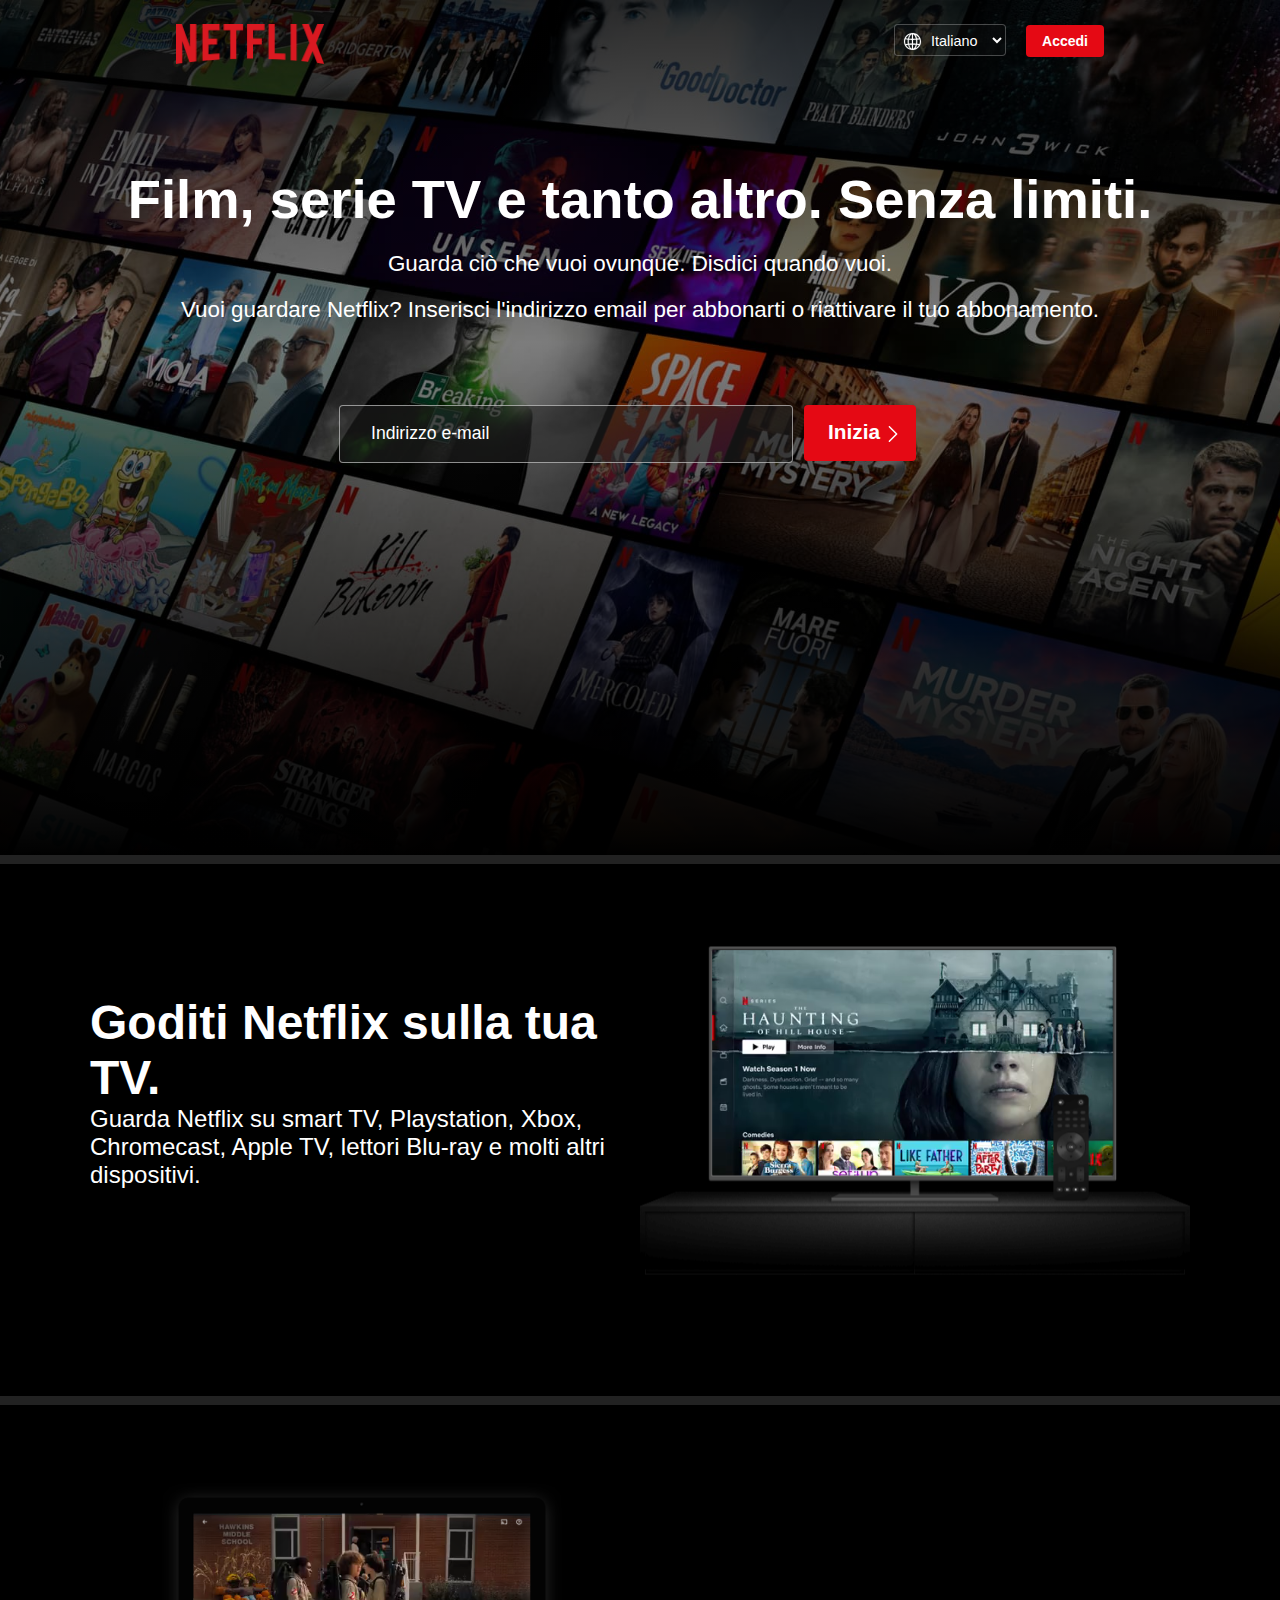
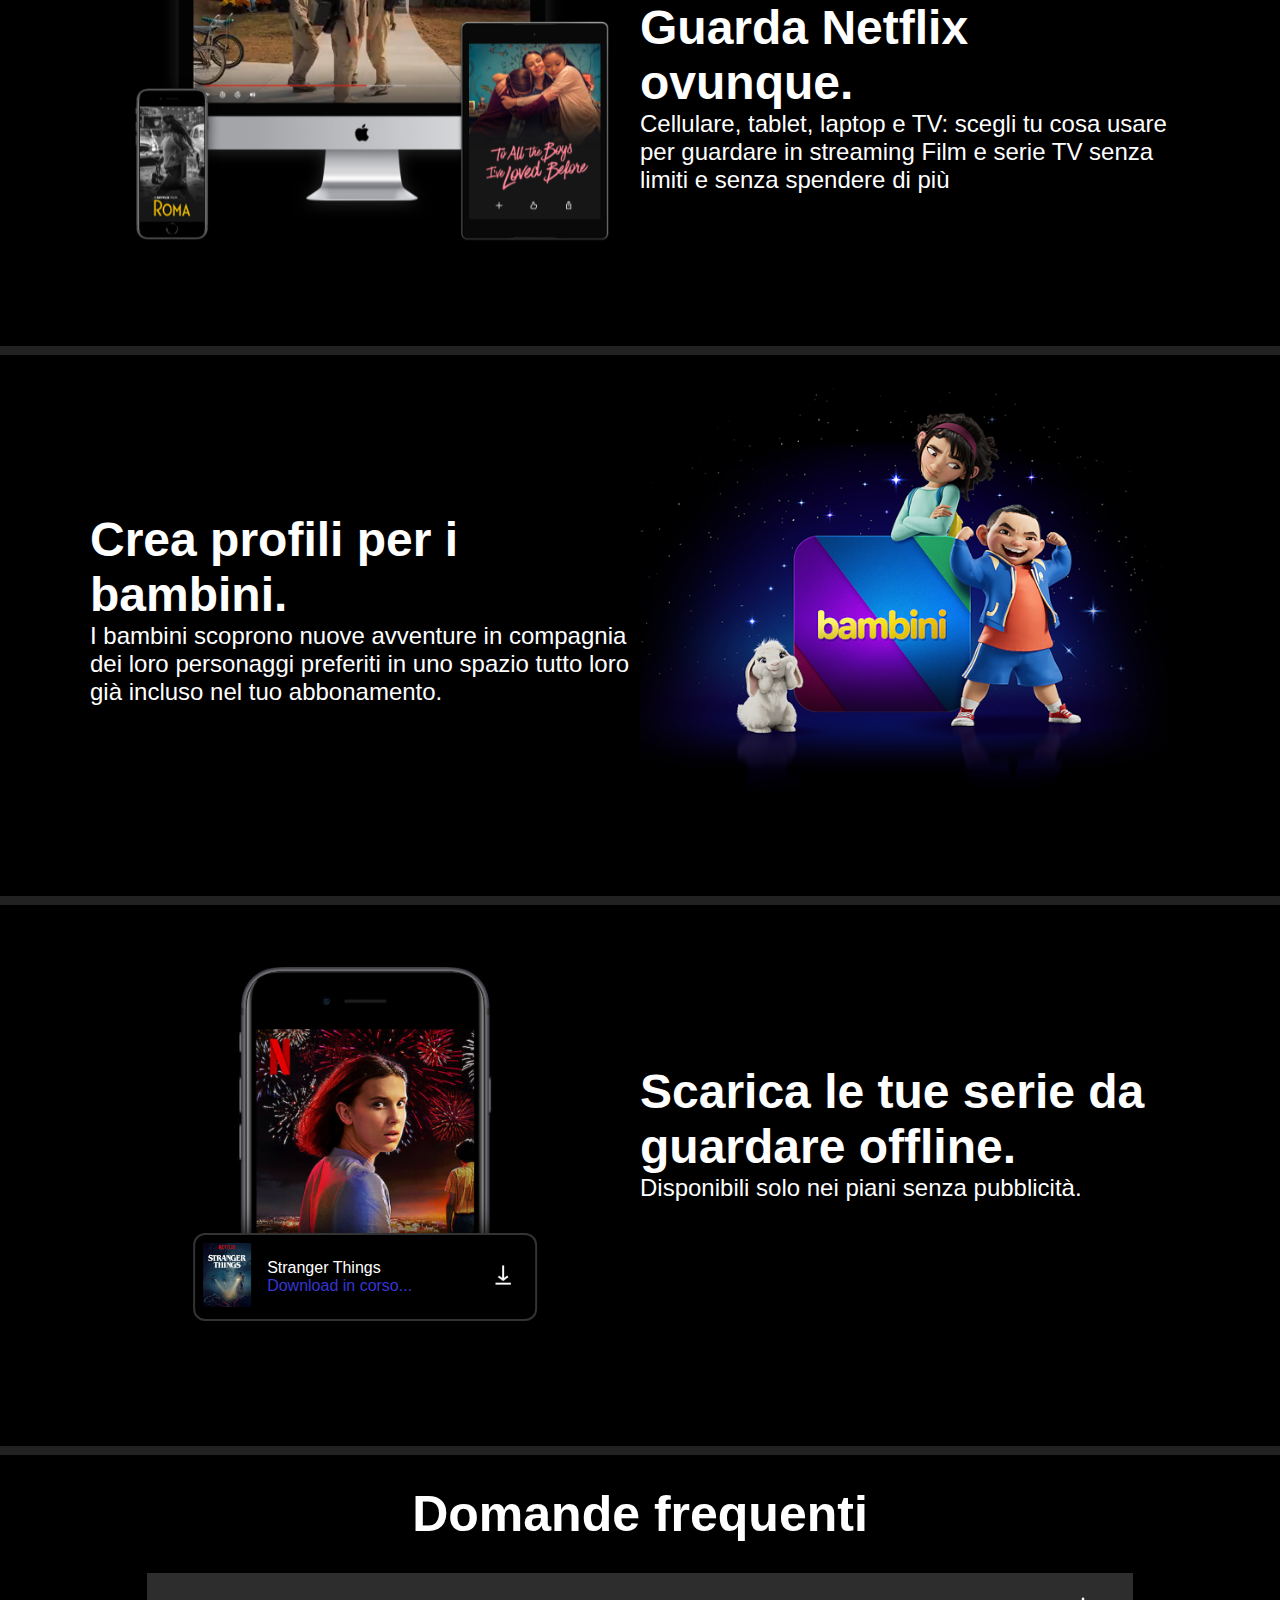
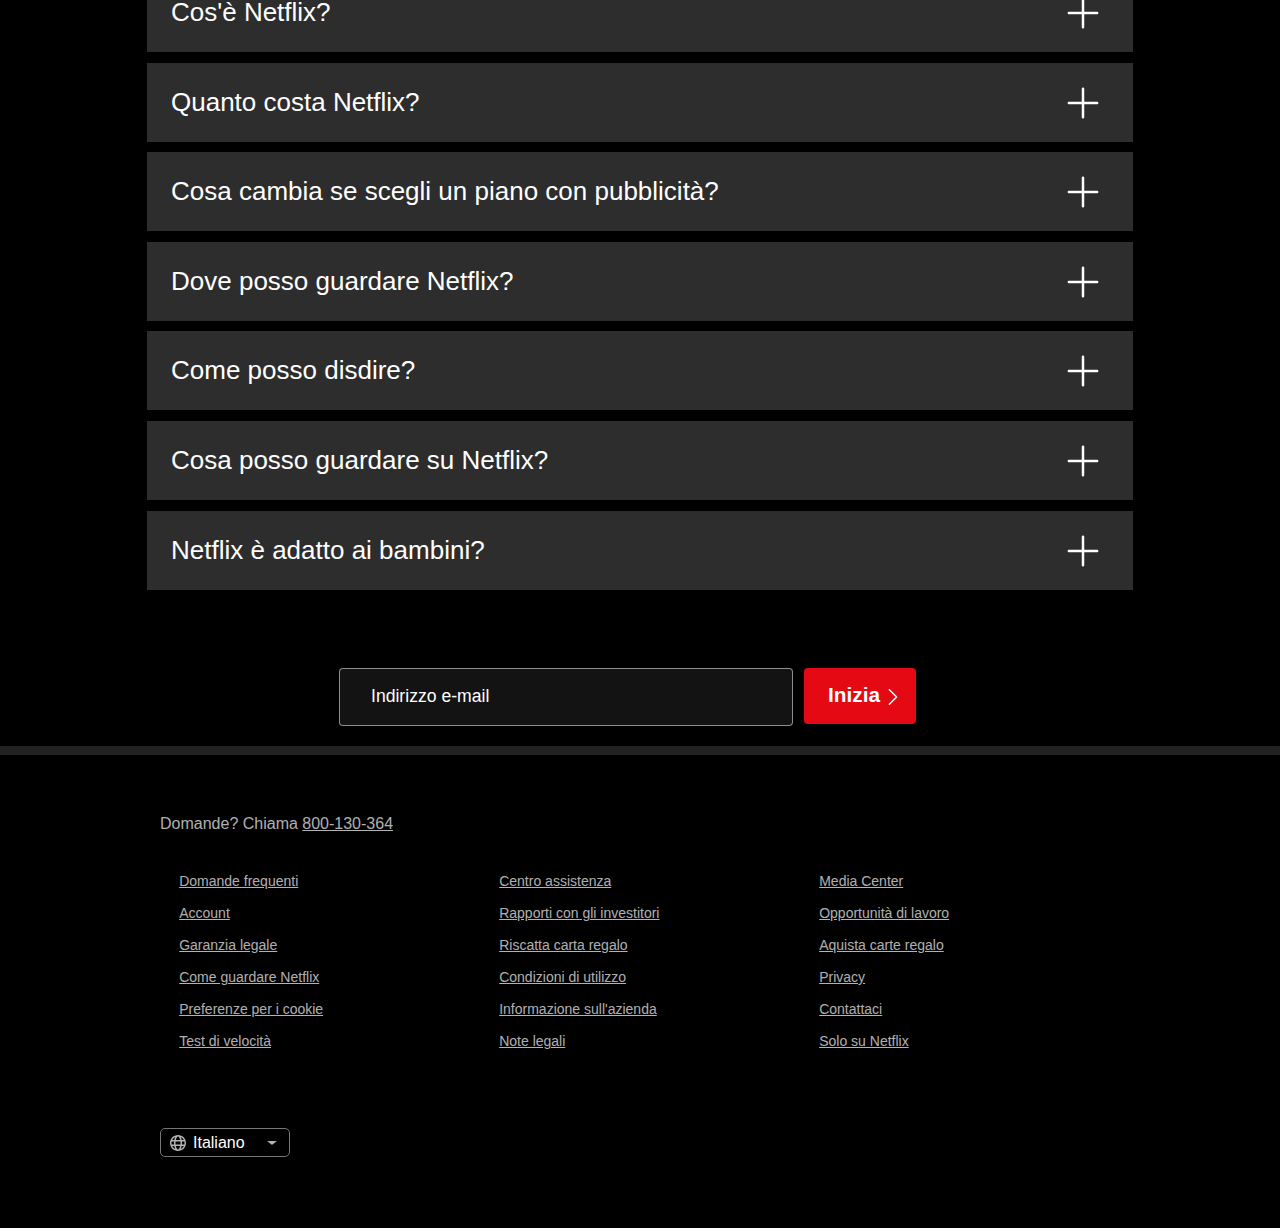
<file: netflix.html>
<!DOCTYPE html>
<html lang="en">

<head>
  <meta charset="UTF-8" />
  <meta http-equiv="X-UA-Compatible" content="IE=edge" />
  <meta name="viewport" content="width=device-width, initial-scale=1.0" />
  <link rel="stylesheet" href="style.css" />
  <link rel="stylesheet" href="css\styleFooter.css" />
  <link rel="stylesheet" href="styleHead.css" />
  <link rel="stylesheet" href="styleFaq.css" />
  <link rel="icon" href="assets/nficon2016.ico" type="image/x-icon" />
  <title>Netflix Italia - Guarda serie TV online, Guarda film online</title>
</head>

<body>
  <div class="container">
    <img class="background-img" src="./assets/nuovobackground.jpg" alt="bacgrkound immagine" />
    <div class="backgroundcolor"></div>

    <header>
      <img class="img-logo" src="./assets/nontea.png" alt="immagine logo netflix" />

      <div class="header-right-side">
        <img class="img-globo" src="./assets/globe-svgrepo-com.svg" alt="globo img" />
        <select class="select-language">
          <option value="IT">Italiano</option>
          <option value="EN">English</option>
        </select>
        <button class="login-button">
          <a href="">Accedi</a>
        </button>
      </div>
    </header>

    <div class="titles">
      <h1 class="headerTitle1">
        Film, serie TV e tanto altro. Senza limiti.
      </h1>
      <p class="headerP">Guarda ciò che vuoi ovunque. Disdici quando vuoi.</p>
      <p class="headerP">
        Vuoi guardare Netflix? Inserisci l'indirizzo email per abbonarti o
        riattivare il tuo abbonamento.
      </p>
    </div>

    <div class="form-email">
      <div class="input-container">
        <input name="email" type="email" placeholder=" " required />
        <span class="floating-label" for="email">Indirizzo e-mail</span>
      </div>

      <div class="start-button-container">
        <button class="start-button">
          <a class="button-anchor" href="">Inizia</a>
          <img class="img-arrow" src="./assets/right-arrow-svgrepo-com.svg" alt="img-arrow" />
        </button>
      </div>
    </div>
  </div>
  <!-- Middle Section -->
  <div>
    <section class="tvSection">
      <div class="container1">
        <div class="textContent">
          <h2 class="principalText">Goditi Netflix sulla tua TV.</h2>
          <p class="secondaryText">
            Guarda Netflix su smart TV, Playstation, Xbox, Chromecast, Apple
            TV, lettori Blu-ray e molti altri dispositivi.
          </p>
        </div>
        <div class="tvContent">
          <img src="assets/tv.png" alt="tv" />
          <video autoplay loop muted id="tv-video">
            <source src="assets/video1.m4v" type="video/mp4" />
          </video>
        </div>
      </div>
    </section>

    <section class="computerSection">
      <div class="container2">
        <div class="computerContent">
          <img src="assets/computer.png" alt="pc" />
          <video autoplay loop muted id="computer-video" src="assets/video2.mp4"></video>
        </div>
        <div class="textContent2">
          <h2 class="principalText2">Guarda Netflix ovunque.</h2>
          <p class="secondaryText2">
            Cellulare, tablet, laptop e TV: scegli tu cosa usare per guardare
            in streaming Film e serie TV senza limiti e senza spendere di più
          </p>
        </div>
      </div>
    </section>

    <section class="kidsSection">
      <div class="container3">
        <div class="textContent3">
          <h2 class="principalText3">Crea profili per i bambini.</h2>
          <p class="secondaryText3">
            I bambini scoprono nuove avventure in compagnia dei loro
            personaggi preferiti in uno spazio tutto loro già incluso nel tuo
            abbonamento.
          </p>
        </div>
        <div class="kidsContent">
          <img src="assets/kids.png" alt="Some kids and a bunny" />
        </div>
      </div>
    </section>

    <section class="phoneSection">
      <div class="container4">
        <div class="phoneContent">
          <img src="assets/smartphone.jpg" alt="A smartphone" />
          <div class="container_box">
            <div class="boxPoster">
              <img id="box_img" src="assets/boxshot.png" alt="A movie poster" />
            </div>
            <div class="box_text">
              <div class="box_text1">Stranger Things</div>
              <div class="box_text2">Download in corso...</div>
            </div>
            <div class="box_gif">
              <img src="./assets/download-icon.gif" alt="Gif di
                caricamento download" />
            </div>
          </div>
        </div>
        <div class="textContent4">
          <h2 class="principalText4">
            Scarica le tue serie da guardare offline.
          </h2>
          <p class="secondaryText4">
            Disponibili solo nei piani senza pubblicità.
          </p>
        </div>
      </div>
    </section>
  </div>

  <!-- Faq section -->

  <div class="faq">
    <h1 class="faqTitle">Domande frequenti</h1>
    <div class="questions">
      <div class="question">
        <input type="checkbox" id="question1" />
        <label class="ask" for="question1">
          Cos'è Netflix?
          <svg class="cross" xmlns="http://www.w3.org/2000/svg" fill="none" viewBox="0 0 24 24" stroke-width="1.5"
            stroke="currentColor" class="w-6 h-6">
            <path stroke-linecap="round" stroke-linejoin="round" d="M6 18L18 6M6 6l12 12" />
          </svg>
        </label>
        <div class="answer">
          Netflix è un servizio di streaming che offre una varietà di serie
          TV, film, documentari pluripremiati e tanto altro su una vasta gamma
          di dispositivi connessi a Internet.
          <br /><br />
          Guarda quello che vuoi, quando vuoi. Il tutto a una quota mensile
          ridotta. C'è sempre qualcosa di nuovo da scoprire: aggiungiamo nuovi
          film e serie TV ogni settimana!
        </div>
      </div>
    </div>

    <div class="questions">
      <div class="question">
        <input type="checkbox" id="question2" />
        <label class="ask" for="question2">
          Quanto costa Netflix?
          <svg class="cross" xmlns="http://www.w3.org/2000/svg" fill="none" viewBox="0 0 24 24" stroke-width="1.5"
            stroke="currentColor" class="w-6 h-6">
            <path stroke-linecap="round" stroke-linejoin="round" d="M6 18L18 6M6 6l12 12" />
          </svg>
        </label>
        <div class="answer">
          Guarda Netflix su smartphone, tablet, Smart TV, laptop o dispositivi
          per lo streaming, il tutto per un importo mensile fisso. Piani da
          5,49 € a 17,99 € al mese. Nessun costo aggiuntivo, nessun contratto.
        </div>
      </div>
    </div>
    <div class="questions">
      <div class="question">
        <input type="checkbox" id="question3" />
        <label class="ask" for="question3">
          Cosa cambia se scegli un piano con pubblicità?
          <svg class="cross" xmlns="http://www.w3.org/2000/svg" fill="none" viewBox="0 0 24 24" stroke-width="1.5"
            stroke="currentColor" class="w-6 h-6">
            <path stroke-linecap="round" stroke-linejoin="round" d="M6 18L18 6M6 6l12 12" />
          </svg>
        </label>
        <div class="answer">
          Un piano con pubblicità è un ottimo modo per godersi film e serie TV
          a un prezzo inferiore. Puoi guardare in streaming i tuoi titoli
          preferiti con interruzioni pubblicitarie limitate (sono previste
          alcune restrizioni relative alla posizione e al dispositivo). I
          download non sono supportati e alcuni film e serie TV non sono
          disponibili a causa di limitazioni delle licenze.
          <a class="more" href="#">Scopri di più</a>
        </div>
      </div>
    </div>
    <div class="questions">
      <div class="question">
        <input type="checkbox" id="question4" />
        <label class="ask" for="question4">
          Dove posso guardare Netflix?
          <svg class="cross" xmlns="http://www.w3.org/2000/svg" fill="none" viewBox="0 0 24 24" stroke-width="1.5"
            stroke="currentColor" class="w-6 h-6">
            <path stroke-linecap="round" stroke-linejoin="round" d="M6 18L18 6M6 6l12 12" />
          </svg>
        </label>
        <div class="answer">
          Guarda Netflix dove vuoi, quando vuoi. Accedi al tuo account per
          guardare subito Netflix dal tuo computer su netflix.com oppure da
          qualsiasi dispositivo connesso a Internet che supporta l'app
          Netflix, come smart TV, smartphone, tablet, lettori multimediali per
          streaming e console per videogiochi.
          <br /><br />
          Con l'app per iOS, Android e Windows 10 puoi anche scaricare i tuoi
          programmi preferiti. Usa la funzionalità di download per guardare i
          contenuti mentre sei in viaggio e senza connessione a Internet.
          Porta Netflix sempre con te.
        </div>
      </div>
    </div>
    <div class="questions">
      <div class="question">
        <input type="checkbox" id="question5" />
        <label class="ask" for="question5">
          Come posso disdire?
          <svg class="cross" xmlns="http://www.w3.org/2000/svg" fill="none" viewBox="0 0 24 24" stroke-width="1.5"
            stroke="currentColor" class="w-6 h-6">
            <path stroke-linecap="round" stroke-linejoin="round" d="M6 18L18 6M6 6l12 12" />
          </svg>
        </label>
        <div class="answer">
          Netflix è flessibile. Nessun contratto fastidioso e nessun impegno.
          Puoi facilmente disdire il tuo contratto online con due clic.
          Nessuna penale: attiva o disdici il tuo account in qualsiasi
          momento.
        </div>
      </div>
    </div>
    <div class="questions">
      <div class="question">
        <input type="checkbox" id="question6" />
        <label class="ask" for="question6">
          Cosa posso guardare su Netflix?
          <svg class="cross" xmlns="http://www.w3.org/2000/svg" fill="none" viewBox="0 0 24 24" stroke-width="1.5"
            stroke="currentColor" class="w-6 h-6">
            <path stroke-linecap="round" stroke-linejoin="round" d="M6 18L18 6M6 6l12 12" />
          </svg>
        </label>
        <div class="answer">
          Netflix ha un nutrito catalogo di lungometraggi, documentari, serie
          TV, anime, originali Netflix pluripremiati e tanto altro. Guarda
          tutto quello che vuoi, in qualsiasi momento.
        </div>
      </div>
    </div>
    <div class="questions">
      <div class="question">
        <input type="checkbox" id="question7" />
        <label class="ask" for="question7">
          Netflix è adatto ai bambini?
          <svg class="cross" xmlns="http://www.w3.org/2000/svg" fill="none" viewBox="0 0 24 24" stroke-width="1.5"
            stroke="currentColor" class="w-6 h-6">
            <path stroke-linecap="round" stroke-linejoin="round" d="M6 18L18 6M6 6l12 12" />
          </svg>
        </label>
        <div class="answer">
          L'area Netflix Bambini, già inclusa nell'abbonamento, offre ai
          genitori un maggiore controllo sui contenuti e ai più piccoli uno
          spazio dedicato dove guardare serie TV e film per tutta la famiglia.
          <br /><br />
          I profili Bambini hanno un filtro famiglia con PIN che ti permette
          di limitare l'accesso ai contenuti in base alla fascia d'età e
          bloccare la visione di titoli specifici.
        </div>
      </div>
    </div>

    <div class="form-email">
      <div class="input-container">
        <input name="email" type="email" placeholder=" " required />
        <span class="floating-label" for="email">Indirizzo e-mail</span>
      </div>

      <div class="start-button-container">
        <button class="start-button">
          Inizia
          <img class="img-arrow" src="./assets/right-arrow-svgrepo-com.svg" alt="img-arrow" />
        </button>
      </div>
    </div>
  </div>

  <!-- Footer -->
  <footer class="footer">
    <div class="footer__textContainer">
      <div class="footer__textContainer__header">
        Domande? Chiama <a href="">800-130-364</a>
      </div>

      <div class="footer__textContainer__links">
        <ul>
          <li><a href="#">Domande frequenti</a></li>
          <li><a href="#">Account</a></li>
          <li><a href="#">Garanzia legale</a></li>
          <li><a href="#">Come guardare Netflix</a></li>
          <li><a href="#">Preferenze per i cookie</a></li>
          <li><a href="#">Test di velocità</a></li>
        </ul>

        <ul>
          <li><a href="#">Centro assistenza</a></li>
          <li><a href="#">Rapporti con gli investitori</a></li>
          <li><a href="#">Riscatta carta regalo</a></li>
          <li><a href="#">Condizioni di utilizzo</a></li>
          <li><a href="#">Informazione sull'azienda</a></li>
          <li><a href="#">Note legali</a></li>
        </ul>

        <ul>
          <li><a href="#">Media Center</a></li>
          <li><a href="#">Opportunità di lavoro</a></li>
          <li><a href="#">Aquista carte regalo</a></li>
          <li><a href="#">Privacy</a></li>
          <li><a href="#">Contattaci</a></li>
          <li><a href="#">Solo su Netflix</a></li>
        </ul>
      </div>

      <div class="footer__textContainer__langSelect">
        <label for="selectLanguage">
          <svg width="16" height="16" viewBox="0 0 16 16" fill="none" xmlns="http://www.w3.org/2000/svg"
            class="worldIcon" data-name="Globe">
            <path fill-rule="evenodd" clip-rule="evenodd"
              d="M8 14.5C8.23033 14.5 8.84266 14.2743 9.48679 12.986C9.76293 12.4337 9.99973 11.7621 10.1748 11H5.8252C6.00027 11.7621 6.23707 12.4337 6.51321 12.986C7.15734 14.2743 7.76967 14.5 8 14.5ZM5.57762 9.5C5.52716 9.02077 5.5 8.51911 5.5 8C5.5 7.48089 5.52716 6.97923 5.57762 6.5H10.4224C10.4728 6.97923 10.5 7.48089 10.5 8C10.5 8.51911 10.4728 9.02077 10.4224 9.5H5.57762ZM11.7092 11C11.4822 12.1217 11.1317 13.117 10.6914 13.9184C12.0137 13.3161 13.0987 12.2837 13.7678 11H11.7092ZM14.3261 9.5H11.9298C11.9759 9.01412 12 8.51269 12 8C12 7.48731 11.9759 6.98588 11.9298 6.5H14.3261C14.4398 6.98152 14.5 7.48373 14.5 8C14.5 8.51627 14.4398 9.01848 14.3261 9.5ZM4.0702 9.5H1.67393C1.56019 9.01848 1.5 8.51627 1.5 8C1.5 7.48373 1.56019 6.98152 1.67393 6.5H4.0702C4.02411 6.98588 4 7.48731 4 8C4 8.51269 4.02411 9.01412 4.0702 9.5ZM2.23221 11H4.29076C4.51779 12.1217 4.86832 13.117 5.30864 13.9184C3.98635 13.3161 2.90128 12.2837 2.23221 11ZM5.8252 5H10.1748C9.99973 4.23793 9.76293 3.56626 9.48679 3.01397C8.84266 1.72571 8.23033 1.5 8 1.5C7.76967 1.5 7.15734 1.72571 6.51321 3.01397C6.23707 3.56626 6.00027 4.23793 5.8252 5ZM11.7092 5H13.7678C13.0987 3.71627 12.0137 2.68389 10.6914 2.08162C11.1317 2.88302 11.4822 3.8783 11.7092 5ZM5.30864 2.08162C4.86832 2.88302 4.51779 3.8783 4.29076 5H2.23221C2.90128 3.71628 3.98635 2.68389 5.30864 2.08162ZM8 0C12.4183 0 16 3.58172 16 8C16 12.4183 12.4183 16 8 16C3.58172 16 0 12.4183 0 8C0 3.58172 3.58172 0 8 0Z"
              fill="currentColor"></path>
          </svg>

          <select id="selectLanguage">
            <option value="English">Italiano</option>
            <option value="Espanol">English</option>
          </select>

          <svg width="16" height="16" viewBox="0 0 16 16" fill="none" xmlns="http://www.w3.org/2000/svg"
            class="selectArrow" data-name="CaretDown" aria-hidden="true">
            <path fill-rule="evenodd" clip-rule="evenodd"
              d="M12.5225 5.99902C12.6801 5.99902 12.7497 6.19745 12.6266 6.29589L8.20687 9.83168C8.08511 9.92909 7.9121 9.92909 7.79034 9.83168L3.37059 6.29589C3.24755 6.19745 3.31715 5.99902 3.47473 5.99902H12.5225Z"
              fill="currentColor"></path>
          </svg>
        </label>
      </div>
    </div>
  </footer>
</body>

</html>
</file>
<file: style.css>
/* TV section */

.tvSection {
  background-color: black;
  border-top: 9px solid #222;
  border-bottom: 9px solid #222;
  height: 550px;
}

.container1 {
  display: flex;
  justify-content: center;
  align-items: center;
  max-width: 1100px;
  margin: 0 auto;
}

.textContent {
  color: white;
  width: 50%;
  text-align: left;
  padding-top: 40px;
}

.principalText {
  font-size: 3rem;
  font-weight: 900;
}

.secondaryText {
  font-size: 1.5rem;
  font-weight: 400;
}

.tvContent {
  width: 50%;
  position: relative;
  max-width: 600px;
  margin: auto;
}

.tvContent img {
  width: 100%;
  z-index: 10;
  max-width: 600px;
  position: relative;
}

#tv-video {
  position: absolute;
  top: 48%;
  left: 50%;
  transform: translate(-50%, -50%);
  width: 87%;
  height: 55%;
}

/* Computer section*/

.computerSection {
  background-color: black;
  border-bottom: 9px solid #222;
  height: 550px;
}

.container2 {
  display: flex;
  justify-content: center;
  align-items: center;
  max-width: 1100px;
  margin: 0 auto;
  padding-top: 5%;
}

.textContent2 {
  color: white;
  width: 50%;
  text-align: left;
  padding-top: 40px;
}

.principalText2 {
  font-size: 3rem;
  font-weight: 900;
}

.secondaryText2 {
  font-size: 1.5rem;
  font-weight: 400;
}

.computerContent {
  width: 50%;
  position: relative;
  max-width: 600px;
  margin: auto;
}

.computerContent img {
  width: 100%;
  z-index: 10;
  max-width: 600px;
  position: relative;
}

#computer-video {
  position: absolute;
  top: 48%;
  left: 50%;
  transform: translate(-50%, -80%);
  width: 87%;
  height: 48%;
}

/* Kids */

.kidsSection {
  background-color: black;
  border-bottom: 9px solid #222;
  height: 550px;
}

.container3 {
  display: flex;
  justify-content: center;
  align-items: center;
  max-width: 1100px;
  margin: 0 auto;
  padding-top: 2%;
}

.textContent3 {
  color: white;
  width: 50%;
  text-align: left;
  padding-top: 40px;
}

.principalText3 {
  font-size: 3rem;
  font-weight: 900;
}

.secondaryText3 {
  font-size: 1.5rem;
  font-weight: 400;
}

.kidsContent {
  width: 50%;
  position: relative;
  max-width: 600px;
  margin: auto;
}

.kidsContent img {
  width: 100%;
  z-index: 10;
  max-width: 600px;
  position: relative;
}

/*Phone Section*/

.phoneSection {
  background-color: black;
  border-bottom: 9px solid #222;
  height: 550px;
}

.container4 {
  display: flex;
  justify-content: center;
  align-items: center;
  max-width: 1100px;
  margin: 0 auto;
}

.textContent4 {
  color: white;
  width: 50%;
  text-align: left;
  padding-top: 40px;
}

.principalText4 {
  font-size: 3rem;
  font-weight: 900;
}

.secondaryText4 {
  font-size: 1.5rem;
  font-weight: 400;
}

.phoneContent {
  position: relative;
  width: 50%;
  max-width: 600px;
  margin: auto;
}

.phoneContent img {
  width: 100%;
  z-index: 1;
  max-width: 600px;
}

.container_box {
  display: flex;
  align-items: center;
  text-align: center;
  position: absolute;
  bottom: 1px;
  left: 50%;
  transform: translateX(-50%);
  width: 62.5%;
  min-width: 15rem;
  margin: 0 auto;
  padding: 0.5rem;
  background-color: rgba(0, 0, 0, 1);
  border: 2px solid rgba(255, 255, 255, 0.2);
  box-shadow: 0 0 2em 0 rgba(0, 0, 0, 1);
  border-radius: 0.75rem;
  z-index: 1;
}

.box_gif {
  width: 3rem;
}

.boxPoster {
  margin-right: 1rem;
  flex-grow: 0;
}

#box_img {
  width: 3rem;
  height: 4rem;
}

.boxPoster {
  margin-right: 1rem;
  flex-grow: 0;
}

#box_img {
  width: 3rem;
  height: 4rem;
}

.box_text {
  display: flex;
  flex-direction: column;
  text-align: left;
  flex-grow: 1;
}
.box_text1 {
  color: white;
}
.box_text2 {
  color: rgb(54, 54, 211);
}

@media (max-width: 960px) {
  /*Media queries TV*/

  .container1 {
    display: flex;
    flex-direction: column;
    align-items: center;
    margin: 0 2vw 0 2vw;
  }

  .textContent {
    width: 100%;
    text-align: center;
    font-family: sans-serif;
    margin: 0 4vw 0 4vw;
  }

  .principalText {
    font-size: 2rem;
    font-weight: 900;
  }

  .secondaryText {
    margin-top: 16px;
    font-size: 1.125rem;
    font-weight: 400;
  }

  .tvContent {
    width: 55%;
  }

  /*Media queries computer*/

  .container2 {
    display: flex;
    flex-direction: column-reverse;
    align-items: center;
    margin: 0 2vw 0 2vw;
  }

  .textContent2 {
    width: 100%;
    text-align: center;
    font-family: sans-serif;
  }

  .principalText2 {
    font-size: 2rem;
    font-weight: 900;
  }

  .secondaryText2 {
    margin-top: 16px;
    font-size: 1.125rem;
    font-weight: 400;
  }

  .computerContent {
    width: 50%;
  }

  /*Media queries Kids*/
  .container3 {
    display: flex;
    flex-direction: column;
    align-items: center;
    margin: 0 4vw 0 4vw;
  }

  .textContent3 {
    width: 100%;
    text-align: center;
    font-family: sans-serif;
  }

  .principalText3 {
    font-size: 2rem;
    font-weight: 900;
  }

  .secondaryText3 {
    margin-top: 16px;
    font-size: 1.125rem;
    font-weight: 400;
  }

  .kidsContent {
    width: 50%;
  }

  /*Media queries phoneSection*/
  .container4 {
    display: flex;
    flex-direction: column-reverse;
    align-items: center;
  }

  .textContent4 {
    width: 100%;
    text-align: center;
    font-family: sans-serif;
    margin: 0 4vw 0 4vw;
  }

  .principalText4 {
    font-size: 2rem;
    font-weight: 900;
  }

  .secondaryText4 {
    margin-top: 16px;
    font-size: 1.125rem;
    font-weight: 400;
  }

  .phoneContent {
    width: 50%;
  }
}

@media (max-width: 720px) {
  /*Media queries TV*/
  .tvContent {
    width: 70%;
  }

  /*Media queries computer*/
  .computerContent {
    width: 70%;
  }

  /*Media queries Kids*/
  .kidsContent {
    width: 70%;
  }

  /*Media queries phoneContent*/
  .phoneContent {
    width: 70%;
  }
}
/*Media queries phoneContent*/
@media (max-width: 500px) {
  .phoneContent {
    width: 95%;
  }
}

@media (max-width: 400px) {
  /*Media queries TV*/
  .tvContent {
    width: 100%;
  }

  /*Media queries computer*/
  .computerContent {
    width: 100%;
  }

  /*Media queries Kids*/
  .kidsContent {
    width: 100%;
  }

  /*Media queries phoneContent*/
  .phoneContent {
    width: 100%;
  }
}
</file>
<file: styleHead.css>
* {
    margin: 0;
    padding: 0;
    box-sizing: border-box;
    font-family: sans-serif;
}

/* --- CONTAINER AND BACKGROUND ---  */

.container {
    height: 95vh;

}

.background-img {
    position: absolute;
    width: 100%;
    height: 95vh;
    object-fit: cover;
}


.backgroundcolor {
    background-image: linear-gradient(to top, rgba(0, 0, 0, 0.996) 0, rgba(0, 0, 0, 0.342) 60%, rgba(0, 0, 0, 0.775) 100%);
    position: absolute;
    height: 95vh;
    width: 100%;
}

/* ---HEADER--- */

header {
    display: flex;
    justify-content: space-between;
    padding: 1.5rem 11rem;

}

.header-right-side {
    position: relative;
    text-align: right;
}


.img-logo {
    position: relative;
    width: 9.25rem;
    height: 2.5rem;
    color: rgba(229, 9, 20, 1);
}

.img-globo {
    width: 19px;
    position: relative;
    left: 32px;
    top: 5px;
    max-width: 19px;
    min-width: 19px;
}


.select-language {
    margin-right: 1rem;
    color: white;
    font-size: 0.9rem;
    font-weight: 500;
    min-height: 2rem;
    padding: 0.4rem 0.6rem 0.25rem 2rem;
    background: rgba(61, 58, 58, 0.105);
    border: 0.2px solid rgba(255, 255, 255, 0.26);
    border-radius: 0.25rem;
}

.select-language:focus {
    border: 2px solid white;
}

.login-button {
    color: white;
    width: auto;
    font-size: 0.875rem;
    font-weight: 600;
    min-height: 2rem;
    padding: 0.25rem 1rem;
    background: rgb(229, 9, 20);
    border: 0;
    border-radius: 0.25rem;
}

.login-button:active:hover {
    background-color: rgb(162, 0, 8);
    ;
}

.login-button:hover {
    background: rgb(193, 17, 25);
    cursor: pointer;
}

.start-button a,
.login-button a {
    text-decoration: none;
    color: white;
}


/* ---CENTER CONTENT---  */

.titles {
    position: relative;
    text-align: center;
    color: white;
    margin: 5rem 1.7rem 2rem;
}

.headerTitle1,
.headerP {
    margin: 20px 0;

}

.headerTitle1 {
    font-size: 3.4rem;
}

.headerP {
    font-size: 1.4rem;
}





/* ---INPUT EMAIL AND START BUTTON---  */



/* ---- INPUT FORM EMAIL ---- */

.form-email {
    width: 80%;
    position: relative;
    margin: 2rem auto 2rem;
    max-width: 37.625rem;
    display: flex;
    border: 0 solid transparent;
}

.input-container {
    width: 100%;
}

.form-email input {
    width: 100%;
    font-size: 1.1rem;
    color: white;
    padding: 1.5rem 1.5rem 0.7rem;
    background: rgba(35, 35, 35, 0.534);
    border: 0.2px solid rgba(255, 255, 255, 0.522);
    border-radius: 0.25rem;
}


.form-email span {
    pointer-events: none;
    position: absolute;
    top: 1.15rem;
    left: 2rem;
    font-size: 1.1rem;
    color: rgb(255, 255, 255);
    transition: 0.2s ease;
}

.form-email input:not(:placeholder-shown)~span {
    font-size: 13px;
    top: 3px;
}

.form-email input:focus~span {
    font-size: 13px;
    top: 3px;
}





/* -------- START-BUTTON -------- */



.start-button {
    width: 22%;
    min-width: 7rem;
    margin-left: 0.67rem;
    font-size: 1.3rem;
    font-weight: 600;
    min-height: 3.5rem;
    padding: 15px 2.5rem 0.5rem 1.5rem;
    background: rgb(229, 9, 20);
    color: rgb(255, 255, 255);
    border-radius: 0.25rem;
    border: 0 solid transparent;
    display: flex;
}

.start-button:active:hover {
    background-color: rgb(162, 0, 8);
    ;
}

.img-arrow {
    margin-bottom: 10px;
    margin-left: 5px;
    width: 1rem;
}

.start-button:hover {
    background: rgb(193, 17, 25);
    cursor: pointer;
}




/* ---- MEDIA QUERIES ---- */

@media screen and (max-width: 323px) {
    header {
        padding: 1.5rem 0.8rem;
    }
}

@media screen and (max-width: 600px) {

    .select-language {
        width: 3.2rem;
    }

    .img-globo {
        left: 34px;
    }

    select option {
        text-align: left;
    }

    .headerTitle1 {
        font-size: 2.1rem;
    }

    .headerP {

        font-size: 1rem;
    }

    .form-email {
        display: flex;
        flex-direction: column;
        gap: 1rem;

    }

    .start-button-container {
        align-self: center;
    }
}

@media only screen and (max-width: 959px) {

    .img-logo {
        width: 5.5625rem;
        height: 1.5rem;
        top: 5px;
    }

    header {
        padding: 1.5rem 2rem;
    }

    .select-language {
        margin-right: 0.3rem;

    }

    .headerTitle1 {
        font-size: 2.4rem;
    }

    .headerP {
        font-size: 1.2rem;
    }
}


@media only screen and (max-height: 670px) {
    .headerTitle1 {
        margin: 0;
    }

    .headerP {
        margin: 0;
    }
}

@media only screen and (min-height: 1000px) {


    .button-anchor {
        font-size: 1.4rem;
    }

    .titles {
        margin-top: 15rem;
    }

    .headerTitle1 {
        font-size: 4rem;
    }

    .headerP {
        font-size: 2rem;
    }
}

@media only screen and (max-height: 1000px) {
    .form-email {
        top: 50px;
    }


}
</file>
<file: styleFaq.css>
.faq {
  background-color: black;
  border-bottom: 9px solid #222;
}

.faqTitle {
  font-size: 3.125rem;
  text-align: center;
  color: white;
  padding: 30px;
}

.questions {
  color: white;
  max-width: 986px;
  margin: 0 auto;
  font-size: 1.625rem;
}

.question {
  position: relative;
  background-color: rgba(45, 45, 45, 1);
  margin-bottom: 0.6rem;
}

.question .cross {
  width: 40px;
  height: 40px;
  right: 30px;
  top: 20px;
  position: absolute;
  transform: rotate(45deg);
}

.question .ask {
  display: block;
  padding: 24px 24px;
  cursor: pointer;
}

.answer {
  border-top: 1px solid black;
  padding: 0 30px;
  max-height: 0;
  overflow: hidden;
  transition: all 0.3s ease;
}

/* se chekkato, stylerà l'answer */
.question input:checked~.answer {
  padding: 20px 30px;
  max-height: 600px;
}

/* rotazione CROSS SVG al click */
.question input[type="checkbox"]:checked~.ask .cross {
  transform: rotate(180deg);
}

/* Checkbox hidden */
.question input[type="checkbox"] {
  display: none;
}

.more {
  color: white;
}

.question:hover {
  background-color: rgb(63, 62, 62);
}

/* ---INPUT EMAIL AND START BUTTON---  */

/* ---- INPUT FORM EMAIL ---- */

.form-email {
  width: 80%;
  position: relative;
  margin: 1.7rem auto 0;
  max-width: 37.625rem;
  display: flex;
  border: 0 solid transparent;
  padding-bottom: 70px;
}

.input-container {
  width: 100%;
}

.form-email input {
  width: 100%;
  font-size: 1.1rem;
  color: white;
  padding: 1.5rem 1.5rem 0.7rem;
  background: rgba(35, 35, 35, 0.534);
  border: 0.2px solid rgba(255, 255, 255, 0.522);
  border-radius: 0.25rem;
}

.form-email span {
  pointer-events: none;
  position: absolute;
  top: 1.15rem;
  left: 2rem;
  font-size: 1.1rem;
  color: rgb(255, 255, 255);
  transition: 0.2s ease;
}

.form-email input:not(:placeholder-shown)~span {
  font-size: 13px;
  top: 3px;
}

.form-email input:focus~span {
  font-size: 13px;
  top: 3px;
}

/* -------- START-BUTTON -------- */

.start-button {
  width: 22%;
  min-width: 7rem;
  margin-left: 0.67rem;
  font-size: 1.3rem;
  font-weight: 600;
  min-height: 3.5rem;
  padding: 15px 2.5rem 0.5rem 1.5rem;
  background: rgb(229, 9, 20);
  color: rgb(255, 255, 255);
  border-radius: 0.25rem;
  border: 0 solid transparent;
  display: flex;
}

.img-arrow {
  margin-top: 5px;
  margin-left: 5px;
  width: 1rem;
}

.start-button:hover {
  background: rgb(193, 17, 25);
  cursor: pointer;
}

@media only screen and (max-width: 959px) {
  .question .cross {
    margin-top: 8px;
    margin-left: 10px;
    width: 20px;
    height: 20px;
  }

  label {
    margin-right: 28px;
    font-size: 1.3rem;
  }

  .faq {
    padding: 0 20px;
  }
}
</file>
